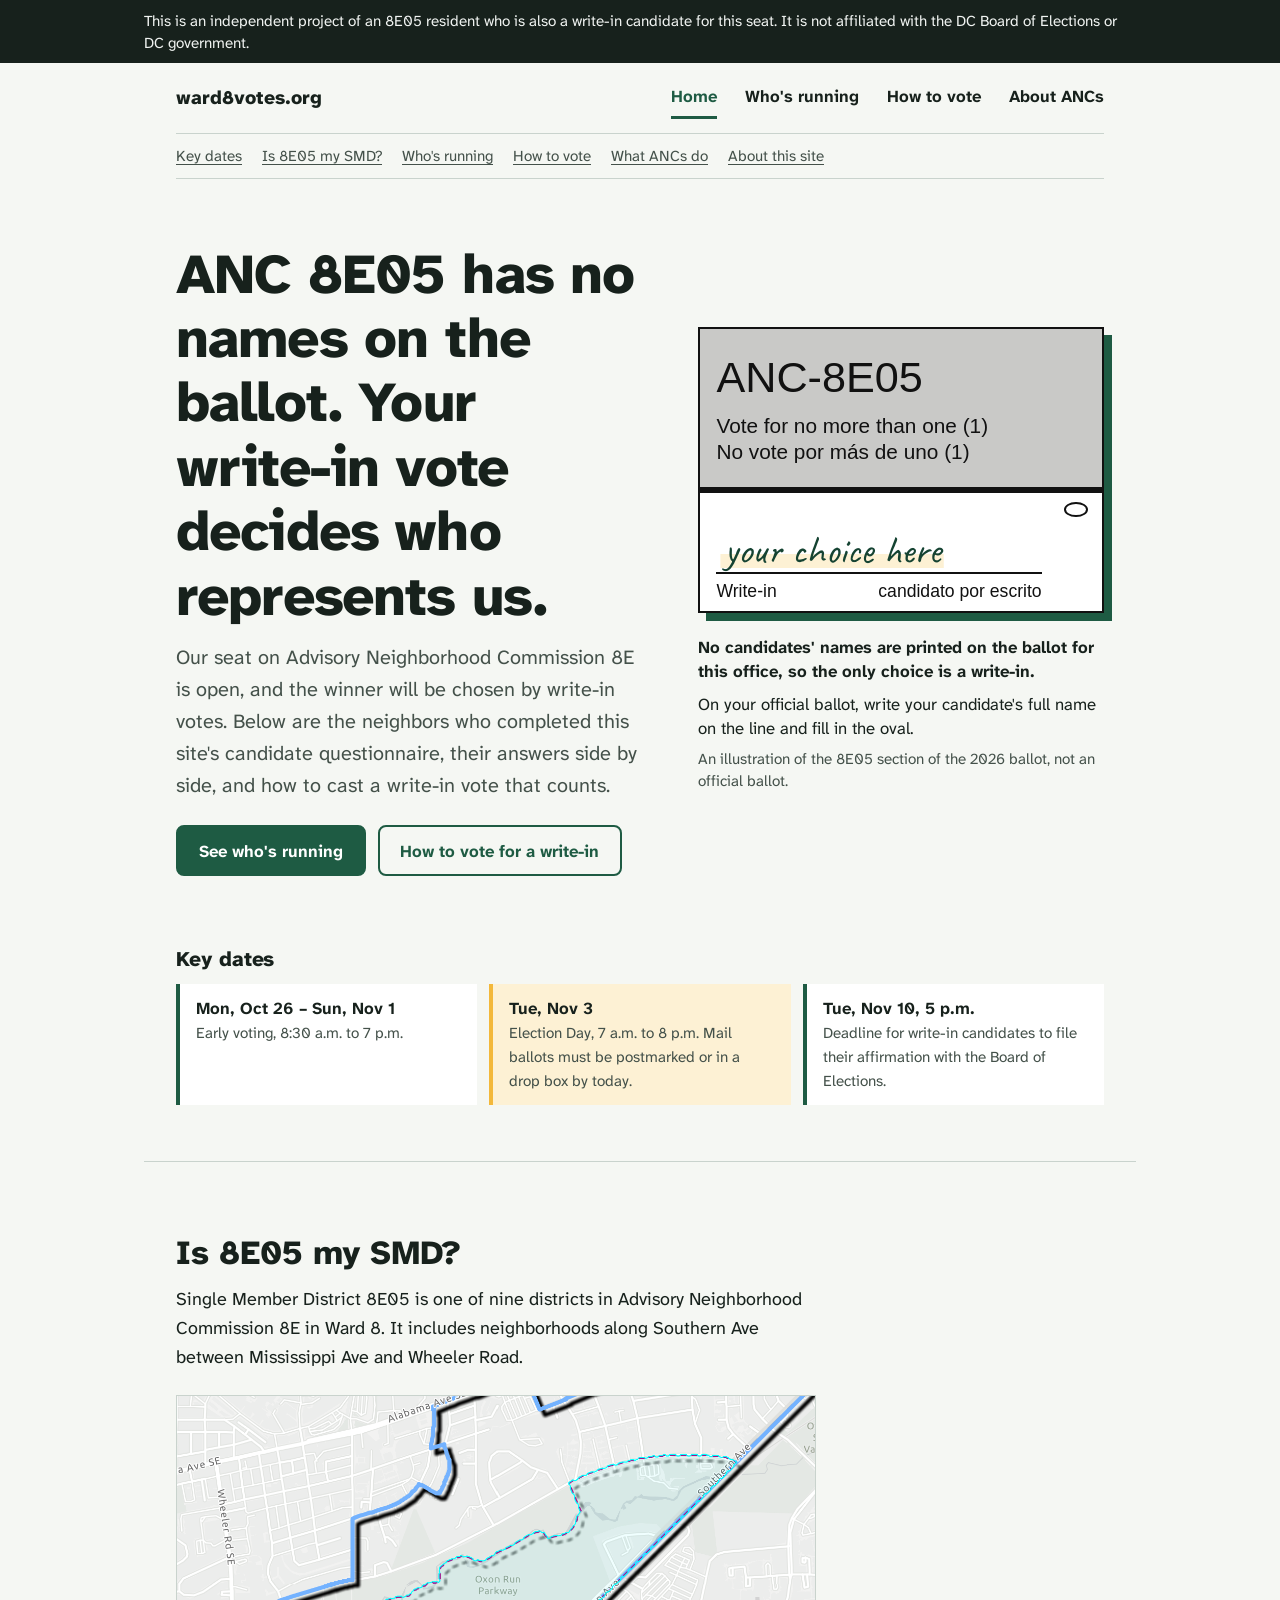
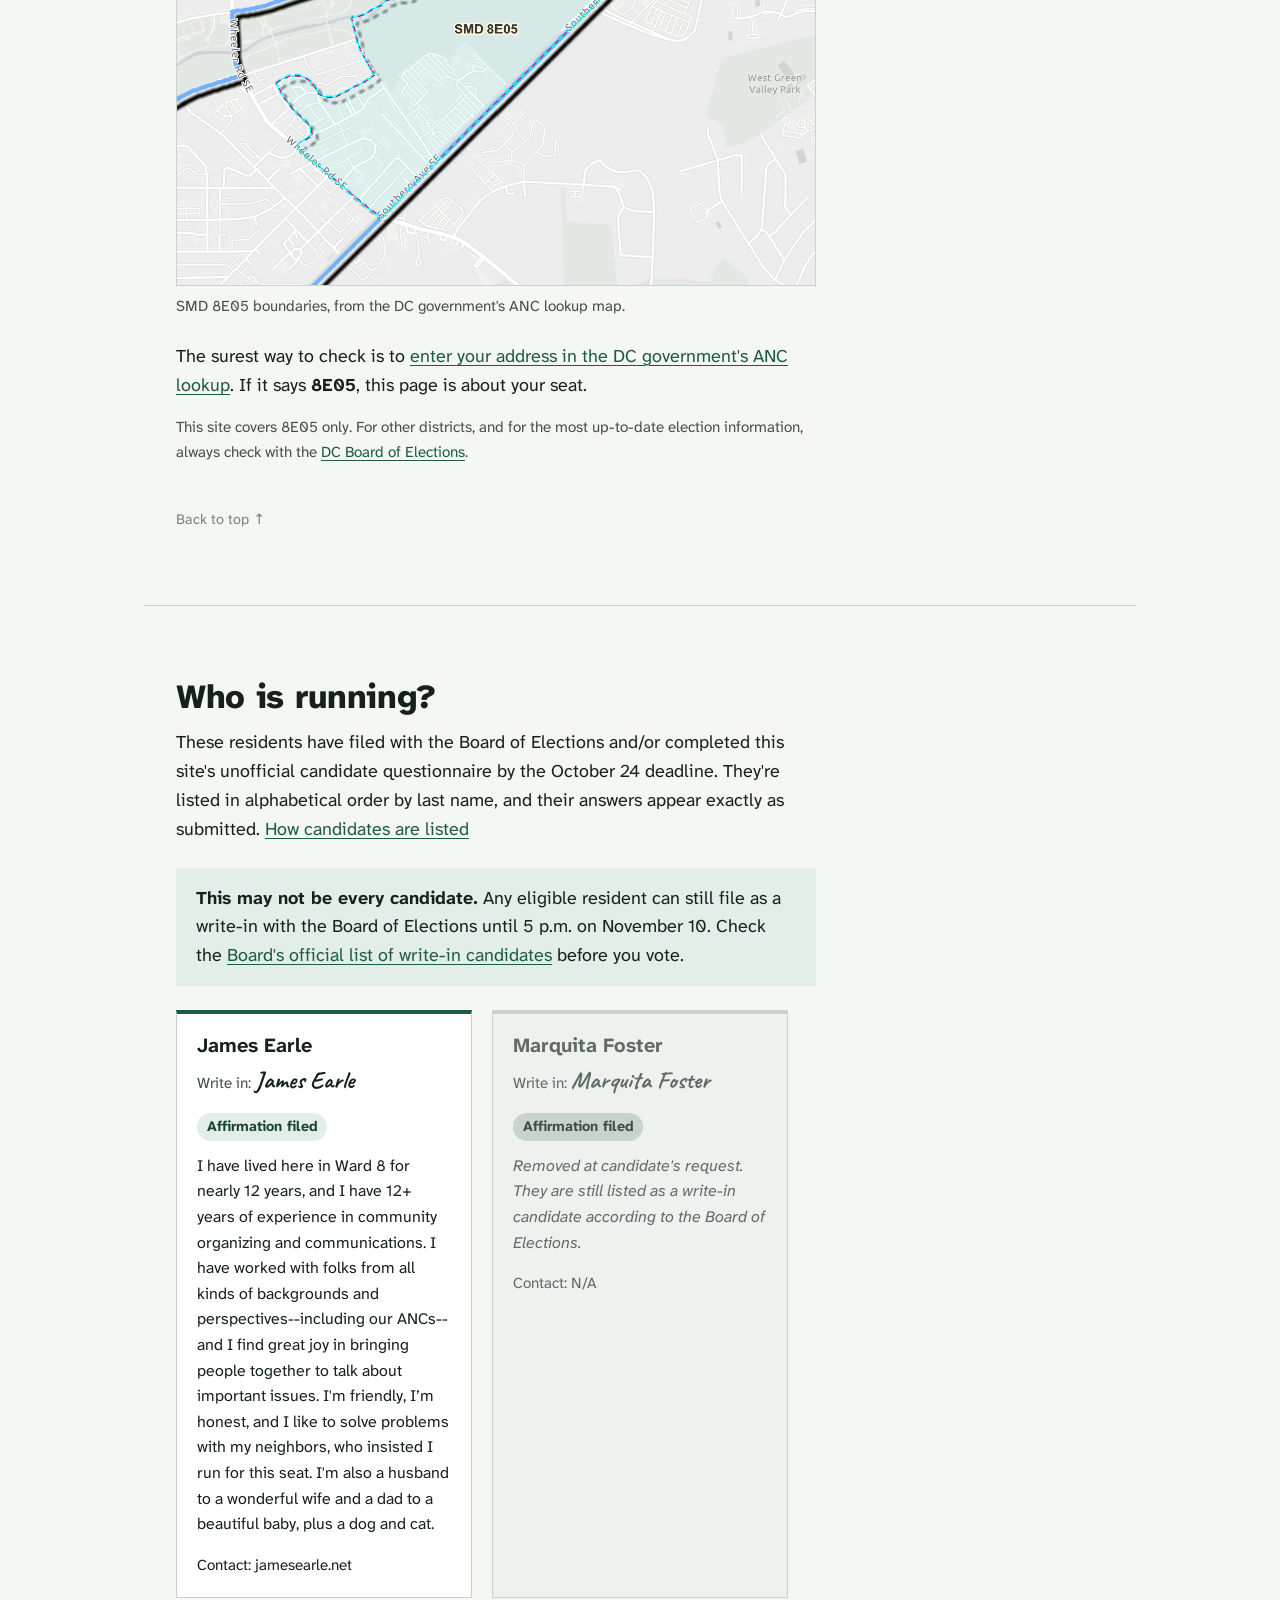
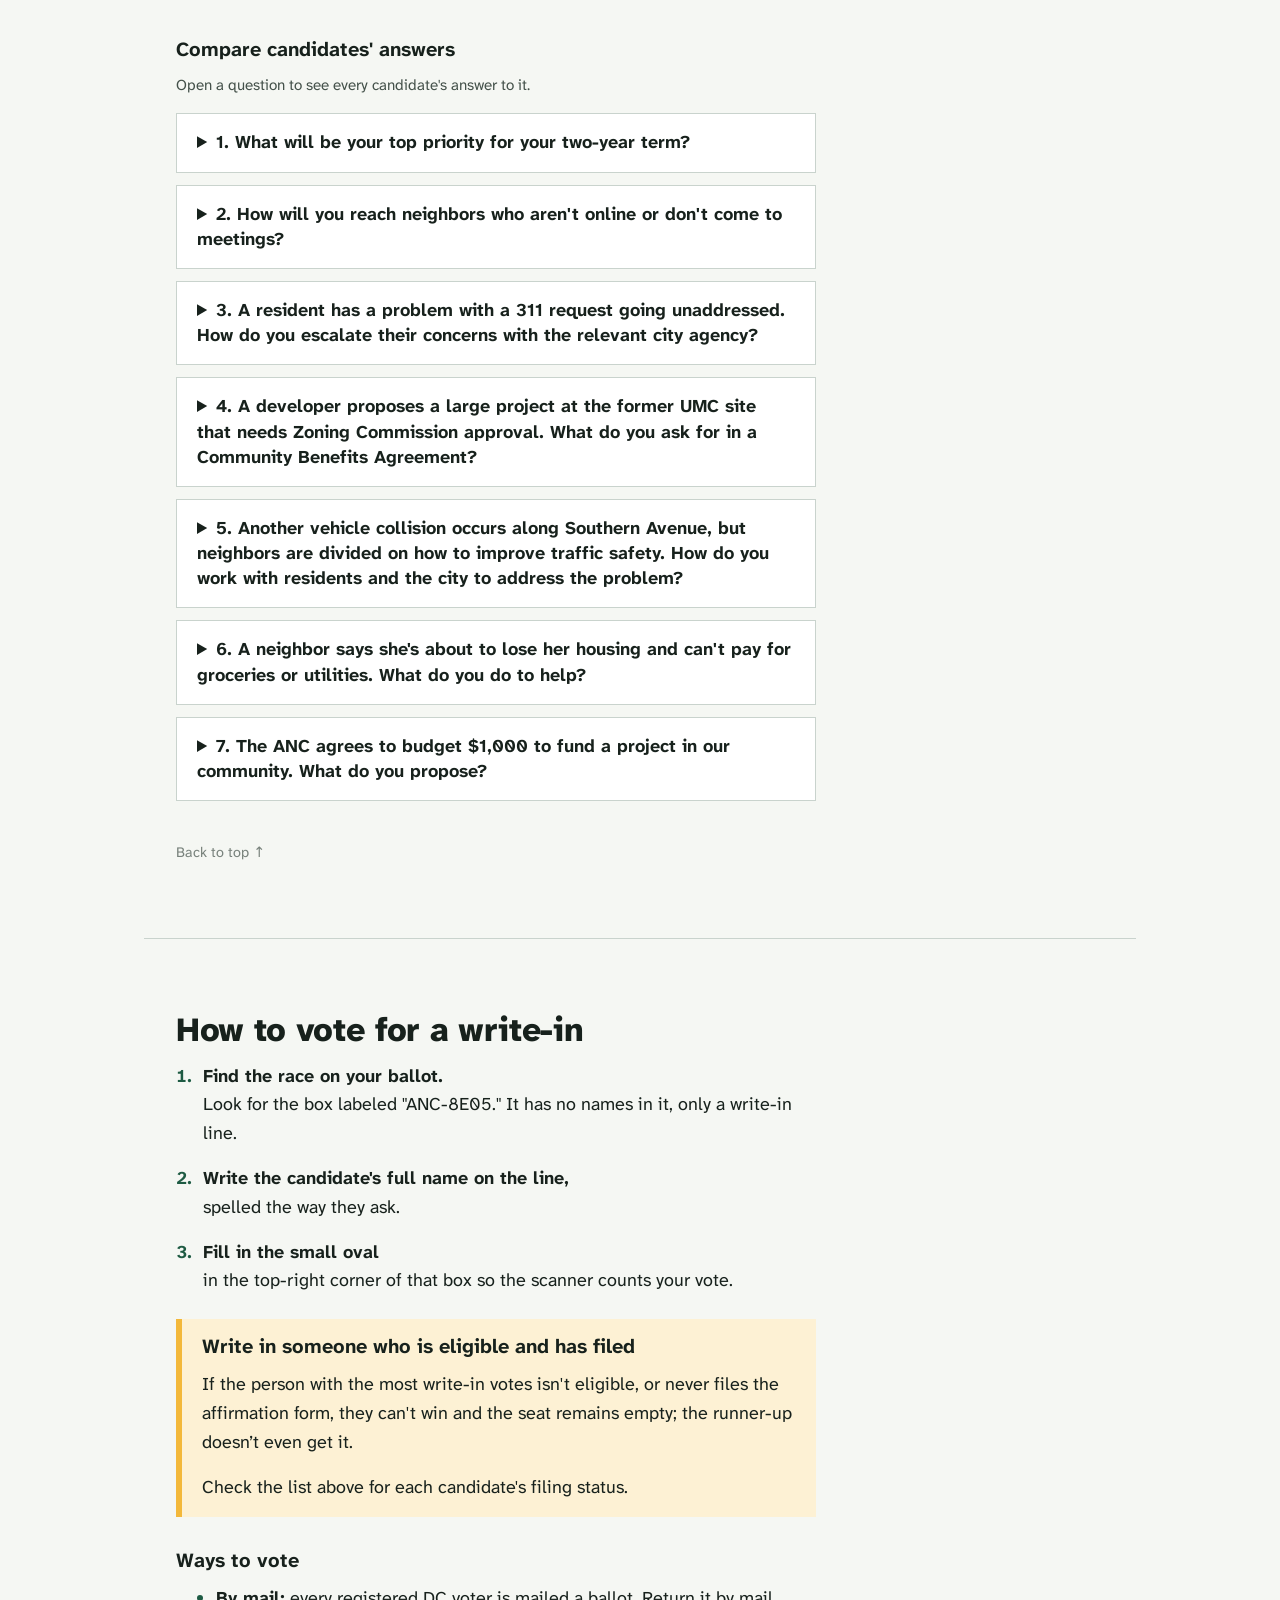
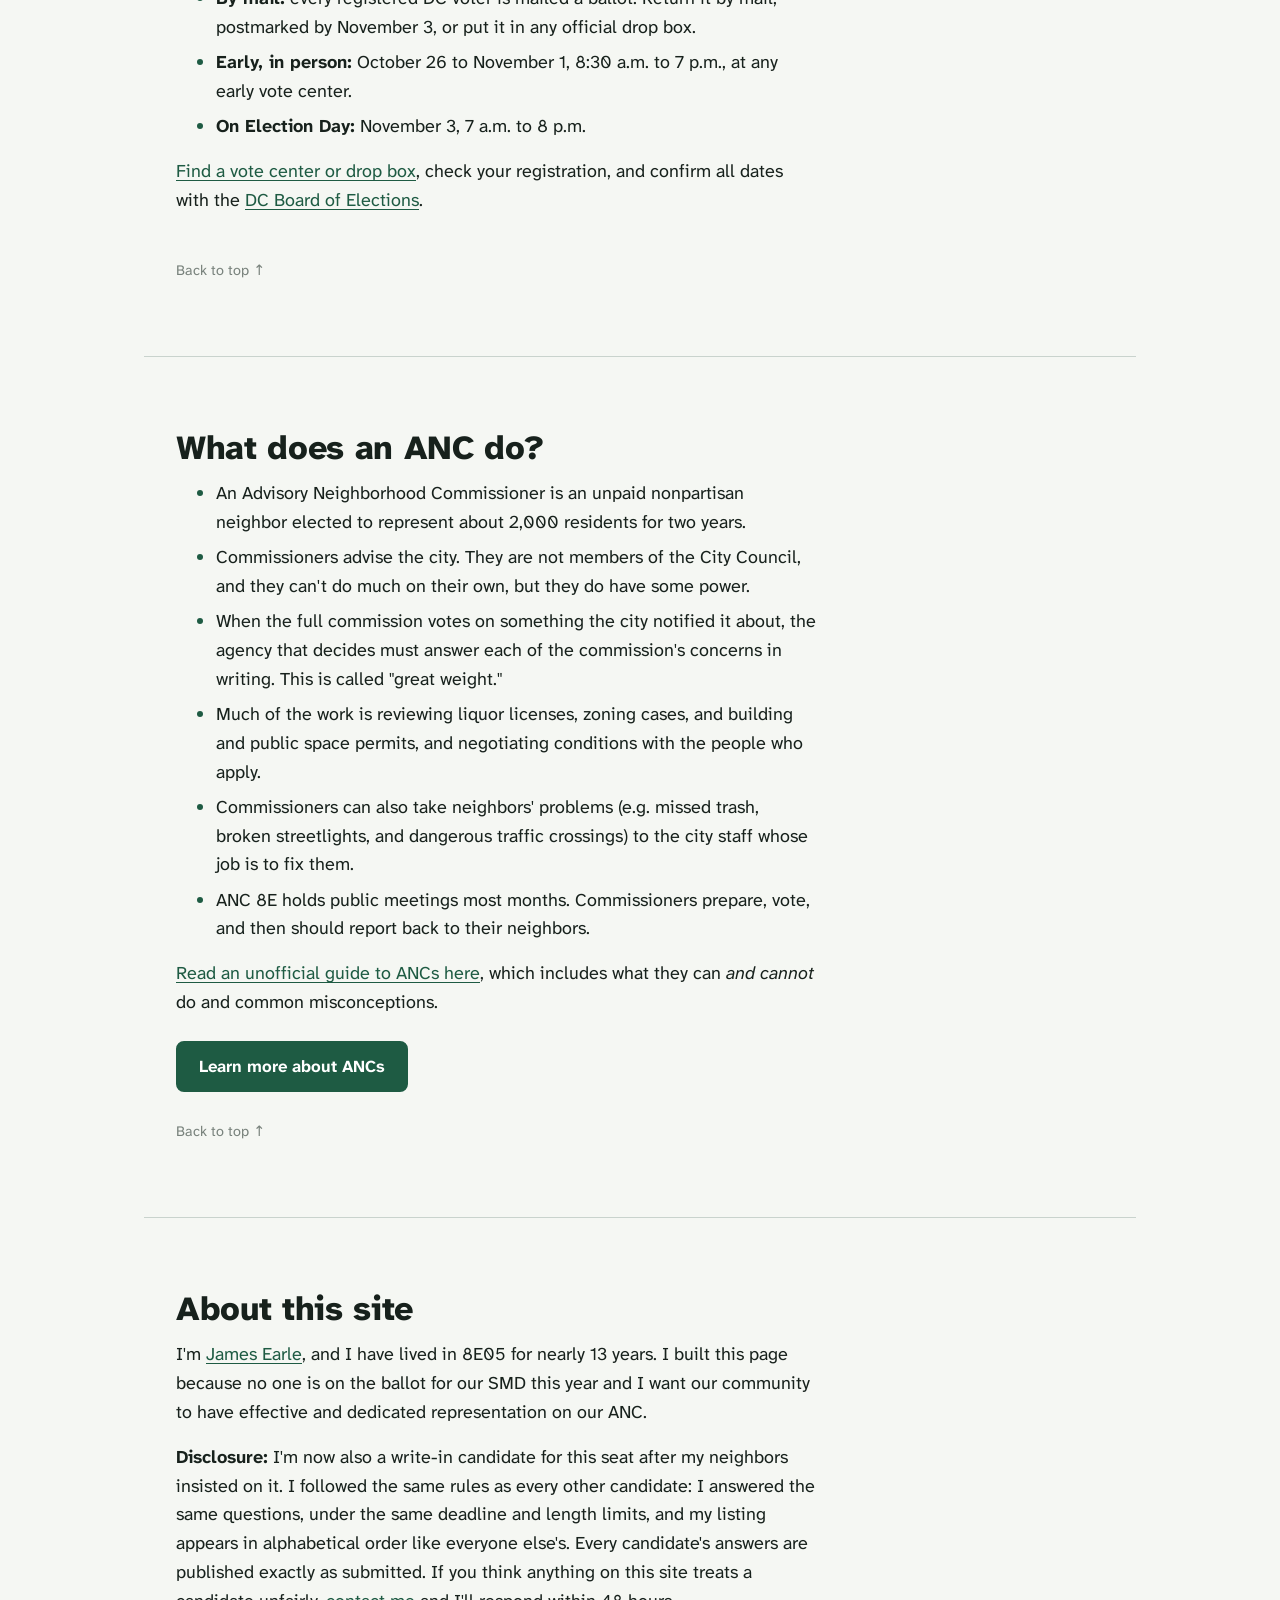
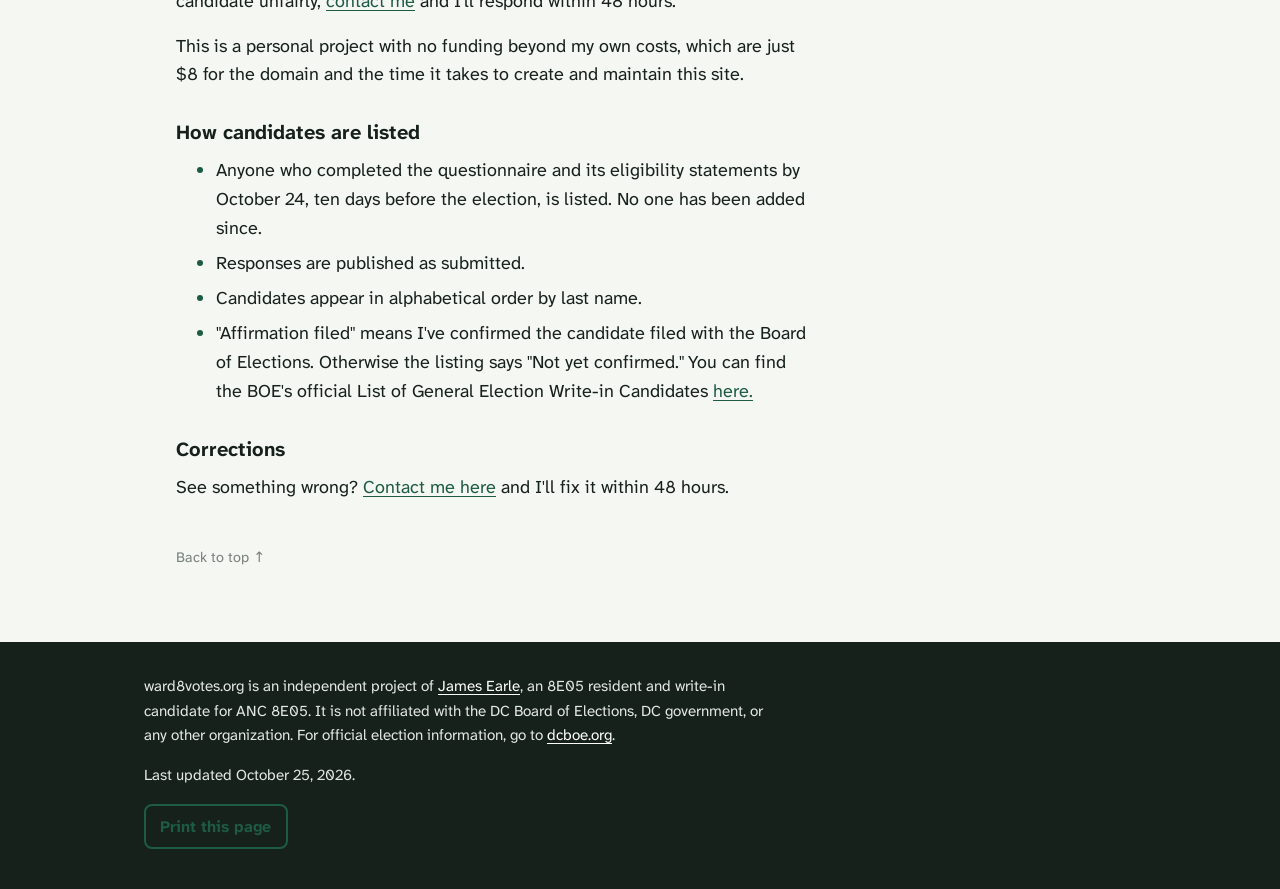
<file: index.html>
<!doctype html>
<html lang="en">
<head>
  <meta charset="utf-8">
  <meta name="viewport" content="width=device-width, initial-scale=1">
  <title>No names on the ballot for ANC 8E05 | ward8votes.org</title>
  <meta name="description" content="No one's name is on the ballot for ANC commissioner in SMD 8E05. See who's running as a write-in, compare their answers, and learn how to vote for them.">
  <meta property="og:title" content="ANC 8E05 has no names on the ballot. Your write-in vote decides who represents us.">
  <meta property="og:description" content="See who's running as a write-in in SMD 8E05, compare their answers, and learn how to vote for them.">
  <meta property="og:type" content="website">
  <meta property="og:url" content="https://ward8votes.org/">
  <link rel="preconnect" href="https://fonts.googleapis.com">
  <link rel="preconnect" href="https://fonts.gstatic.com" crossorigin>
  <link href="https://fonts.googleapis.com/css2?family=Atkinson+Hyperlegible+Next:wght@400;700;800&family=Caveat:wght@600;700&display=swap" rel="stylesheet">
  <script>document.documentElement.classList.add("js");</script>
  <link rel="stylesheet" href="styles.css">
</head>
<body id="top">
  <a class="skip-link" href="#main">Skip to main content</a>

  <div class="disclaimer" role="note">
    <p>This is an independent project of an 8E05 resident who is also a write-in candidate for this seat. It is not affiliated with the DC Board of Elections or DC government.</p>
  </div>

  <header class="site-header">
    <a class="wordmark" href="index.html">ward8votes.org</a>
    <button class="menu-toggle" type="button" aria-expanded="false" aria-controls="site-menu">
      <span class="bars" aria-hidden="true"></span>
      <span>Menu</span>
    </button>
    <nav class="site-nav" id="site-menu" aria-label="Main">
      <ul>
        <li><a href="index.html" aria-current="page">Home</a></li>
        <li><a href="index.html#candidates">Who's running</a></li>
        <li><a href="index.html#vote">How to vote</a></li>
        <li><a href="about-ancs.html">About ANCs</a></li>
      </ul>
    </nav>
  </header>

  <nav class="page-nav" aria-label="On this page">
    <ul>
      <li><a href="#dates">Key dates</a></li>
      <li><a href="#seat">Is 8E05 my SMD?</a></li>
      <li><a href="#candidates">Who's running</a></li>
      <li><a href="#vote">How to vote</a></li>
      <li><a href="#what">What ANCs do</a></li>
      <li><a href="#about">About this site</a></li>
    </ul>
  </nav>

  <main id="main">

    <section class="hero" aria-labelledby="page-title">
      <div>
        <h1 id="page-title">ANC 8E05 has no names on the ballot. Your write-in vote decides who represents us.</h1>
        <p class="lede">Our seat on Advisory Neighborhood Commission 8E is open, and the winner will be chosen by write-in votes. Below are the neighbors who completed this site's candidate questionnaire, their answers side by side, and how to cast a write-in vote that counts.</p>
        <div class="actions">
          <a class="button" href="#candidates">See who's running</a>
          <a class="button secondary" href="#vote">How to vote for a write-in</a>
        </div>
      </div>

      <figure class="ballot-figure">
        <div class="ballot" role="img" aria-label="Illustration of the ANC-8E05 section of the ballot.">
          <div class="ballot-head" aria-hidden="true">
            <p class="ballot-office">ANC-8E05</p>
            <p>Vote for no more than one (1)</p>
            <p lang="es">No vote por más de uno (1)</p>
          </div>
          <div class="ballot-cell" aria-hidden="true">
            <span class="oval"></span>
            <span class="handwriting">your choice here</span>
            <div class="write-line">
              <span>Write-in</span>
              <span lang="es">candidato por escrito</span>
            </div>
          </div>
        </div>
        <figcaption class="ballot-notes">
          <p><strong>No candidates' names are printed on the ballot for this office, so the only choice is a write-in.</strong></p>
          <p>On your official ballot, write your candidate's full name on the line and fill in the oval.</p>
          <p class="small">An illustration of the 8E05 section of the 2026 ballot, not an official ballot.</p>
        </figcaption>
      </figure>
    </section>

    <section class="dates" id="dates" aria-labelledby="dates-title">
      <h2 id="dates-title">Key dates</h2>
      <ol>
        <li><strong>Mon, Oct 26 &ndash; Sun, Nov 1</strong><span>Early voting, 8:30 a.m. to 7 p.m.</span></li>
        <li class="critical"><strong>Tue, Nov 3</strong><span>Election Day, 7 a.m. to 8 p.m. Mail ballots must be postmarked or in a drop box by today.</span></li>
        <li><strong>Tue, Nov 10, 5 p.m.</strong><span>Deadline for write-in candidates to file their affirmation with the Board of Elections.</span></li>
      </ol>
    </section>

    <section class="section" id="seat" aria-labelledby="seat-title">
      <h2 id="seat-title">Is 8E05 my SMD?</h2>
      <p>Single Member District 8E05 is one of nine districts in Advisory Neighborhood Commission 8E in Ward 8. It includes neighborhoods along Southern Ave between Mississippi Ave and Wheeler Road.</p>
      <figure class="map-figure">
        <img src="smd-8e05-map.png" width="1252" height="958" loading="lazy"
             alt="Map of Single Member District 8E05, shaded to highlight its boundaries.">
        <figcaption>SMD 8E05 boundaries, from the DC government's ANC lookup map.</figcaption>
      </figure>
	  <p>The surest way to check is to <a href="https://dcgis.maps.arcgis.com/apps/instant/lookup/index.html?appid=12bb36e8b77a4a8780125e77e990b146">enter your address in the DC government's ANC lookup</a>. If it says <strong>8E05</strong>, this page is about your seat.</p>
      <p class="small">This site covers 8E05 only. For other districts, and for the most up-to-date election information, always check with the <a href="https://www.dcboe.org/">DC Board of Elections</a>.</p>
      <a class="to-top" href="#top">Back to top <span aria-hidden="true">&uarr;</span></a>
    </section>

    <section class="section" id="candidates" aria-labelledby="candidates-title">
      <h2 id="candidates-title">Who is running?</h2>
      <p>These residents have filed with the Board of Elections and/or completed this site's unofficial candidate questionnaire by the October 24 deadline. They're listed in alphabetical order by last name, and their answers appear exactly as submitted. <a href="#rules">How candidates are listed</a></p>
      <div class="note">
        <p><strong>This may not be every candidate.</strong> Any eligible resident can still file as a write-in with the Board of Elections until 5 p.m. on November 10. Check the <a href="https://www.dcboe.org/elections/2026-elections">Board's official list of write-in candidates</a> before you vote.</p>
      </div>

      <div class="wide">
        <div id="candidate-list" aria-live="polite">
          <div class="empty-state">
            <p><strong>No candidates completed the questionnaire by the October 24 deadline.</strong></p>
          </div>
        </div>
      </div>

      <div id="compare-wrap" hidden>
        <h3>Compare candidates' answers</h3>
        <p class="small">Open a question to see every candidate's answer to it.</p>
        <div id="compare" class="compare"></div>
      </div>
      <noscript><p class="small">Turn on JavaScript to see the candidate list, or ask for a printed copy.</p></noscript>
      <a class="to-top" href="#top">Back to top <span aria-hidden="true">&uarr;</span></a>
    </section>

    <section class="section" id="vote" aria-labelledby="vote-title">
      <h2 id="vote-title">How to vote for a write-in</h2>
      <ol class="steps">
        <li><strong>Find the race on your ballot.</strong> Look for the box labeled "ANC-8E05." It has no names in it, only a write-in line.</li>
        <li><strong>Write the candidate's full name on the line,</strong> spelled the way they ask.</li>
        <li><strong>Fill in the small oval</strong> in the top-right corner of that box so the scanner counts your vote.</li>
      </ol>

      <div class="callout">
        <h3>Write in someone who is eligible and has filed</h3>
        <p>If the person with the most write-in votes isn't eligible, or never files the affirmation form, they can't win and the seat remains empty; the runner-up doesn’t even get it.</p>
        <p>Check the list above for each candidate's filing status.</p>
      </div>

      <h3>Ways to vote</h3>
      <ul>
        <li><strong>By mail:</strong> every registered DC voter is mailed a ballot. Return it by mail, postmarked by November 3, or put it in any official drop box.</li>
        <li><strong>Early, in person:</strong> October 26 to November 1, 8:30 a.m. to 7 p.m., at any early vote center.</li>
        <li><strong>On Election Day:</strong> November 3, 7 a.m. to 8 p.m.</li>
      </ul>
      <p><a href="https://dcboe.org/voters/find-out-where-to-vote/vote-center-locator-tool">Find a vote center or drop box</a>, check your registration, and confirm all dates with the <a href="https://www.dcboe.org/">DC Board of Elections</a>.</p>
      <a class="to-top" href="#top">Back to top <span aria-hidden="true">&uarr;</span></a>
    </section>

    <section class="section" id="what" aria-labelledby="what-title">
      <h2 id="what-title">What does an ANC do?</h2>
      <ul>
        <li>An Advisory Neighborhood Commissioner is an unpaid nonpartisan neighbor elected to represent about 2,000 residents for two years.</li>
        <li>Commissioners advise the city. They are not members of the City Council, and they can't do much on their own, but they do have some power.</li>
        <li>When the full commission votes on something the city notified it about, the agency that decides must answer each of the commission's concerns in writing. This is called "great weight."</li>
        <li>Much of the work is reviewing liquor licenses, zoning cases, and building and public space permits, and negotiating conditions with the people who apply.</li>
        <li>Commissioners can also take neighbors' problems (e.g. missed trash, broken streetlights, and dangerous traffic crossings) to the city staff whose job is to fix them.</li>
        <li>ANC 8E holds public meetings most months. Commissioners prepare, vote, and then should report back to their neighbors.</li>
      </ul>
      <p><a href="about-ancs.html">Read an unofficial guide to ANCs here</a>, which includes what they can <em>and cannot</em> do and common misconceptions.</p>
	  <div class="actions">
        <a class="button" href="about-ancs.html">Learn more about ANCs</a>
      </div>
      <a class="to-top" href="#top">Back to top <span aria-hidden="true">&uarr;</span></a>
    </section>

    <section class="section" id="about" aria-labelledby="about-title">
      <h2 id="about-title">About this site</h2>
      <p>I'm <a href="https://www.jamesearle.net/cv">James Earle</a>, and I have lived in 8E05 for nearly 13 years. I built this page because no one is on the ballot for our SMD this year and I want our community to have effective and dedicated representation on our ANC.</p>
      <p><strong>Disclosure:</strong> I'm now also a write-in candidate for this seat after my neighbors insisted on it. I followed the same rules as every other candidate: I answered the same questions, under the same deadline and length limits, and my listing appears in alphabetical order like everyone else's. Every candidate's answers are published exactly as submitted. If you think anything on this site treats a candidate unfairly, <a href="https://www.jamesearle.net/contact">contact me</a> and I'll respond within 48 hours.</p>
	  <p>This is a personal project with no funding beyond my own costs, which are just $8 for the domain and the time it takes to create and maintain this site.</p>

      <h3 id="rules">How candidates are listed</h3>
      <ul>
        <li>Anyone who completed the questionnaire and its eligibility statements by October 24, ten days before the election, is listed. No one has been added since.</li>
        <li>Responses are published as submitted.</li>
        <li>Candidates appear in alphabetical order by last name.</li>
        <li>"Affirmation filed" means I've confirmed the candidate filed with the Board of Elections. Otherwise the listing says "Not yet confirmed." You can find the BOE's official List of General Election Write-in Candidates <a href="https://www.dcboe.org/elections/2026-elections">here.</a></li>
      </ul>

      <h3>Corrections</h3>
      <p>See something wrong? <a href="https://www.jamesearle.net/contact">Contact me here</a> and I'll fix it within 48 hours.</p>
      <a class="to-top" href="#top">Back to top <span aria-hidden="true">&uarr;</span></a>
    </section>

  </main>

  <footer class="site-footer">
    <div>
      <p>ward8votes.org is an independent project of <a href="https://www.jamesearle.net/cv">James Earle</a>, an 8E05 resident and write-in candidate for ANC 8E05. It is not affiliated with the DC Board of Elections, DC government, or any other organization. For official election information, go to <a href="https://www.dcboe.org/">dcboe.org</a>.</p>
      <!-- REMINDER: Update this date each time you change the page! -->
      <p>Last updated October 25, 2026.</p>
      <button class="print-button" type="button" onclick="window.print()">Print this page</button>
    </div>
  </footer>

  <script src="candidates.js"></script>
  <script src="site.js"></script>
  <script src="nav.js"></script>
</body>
</html>
</file>
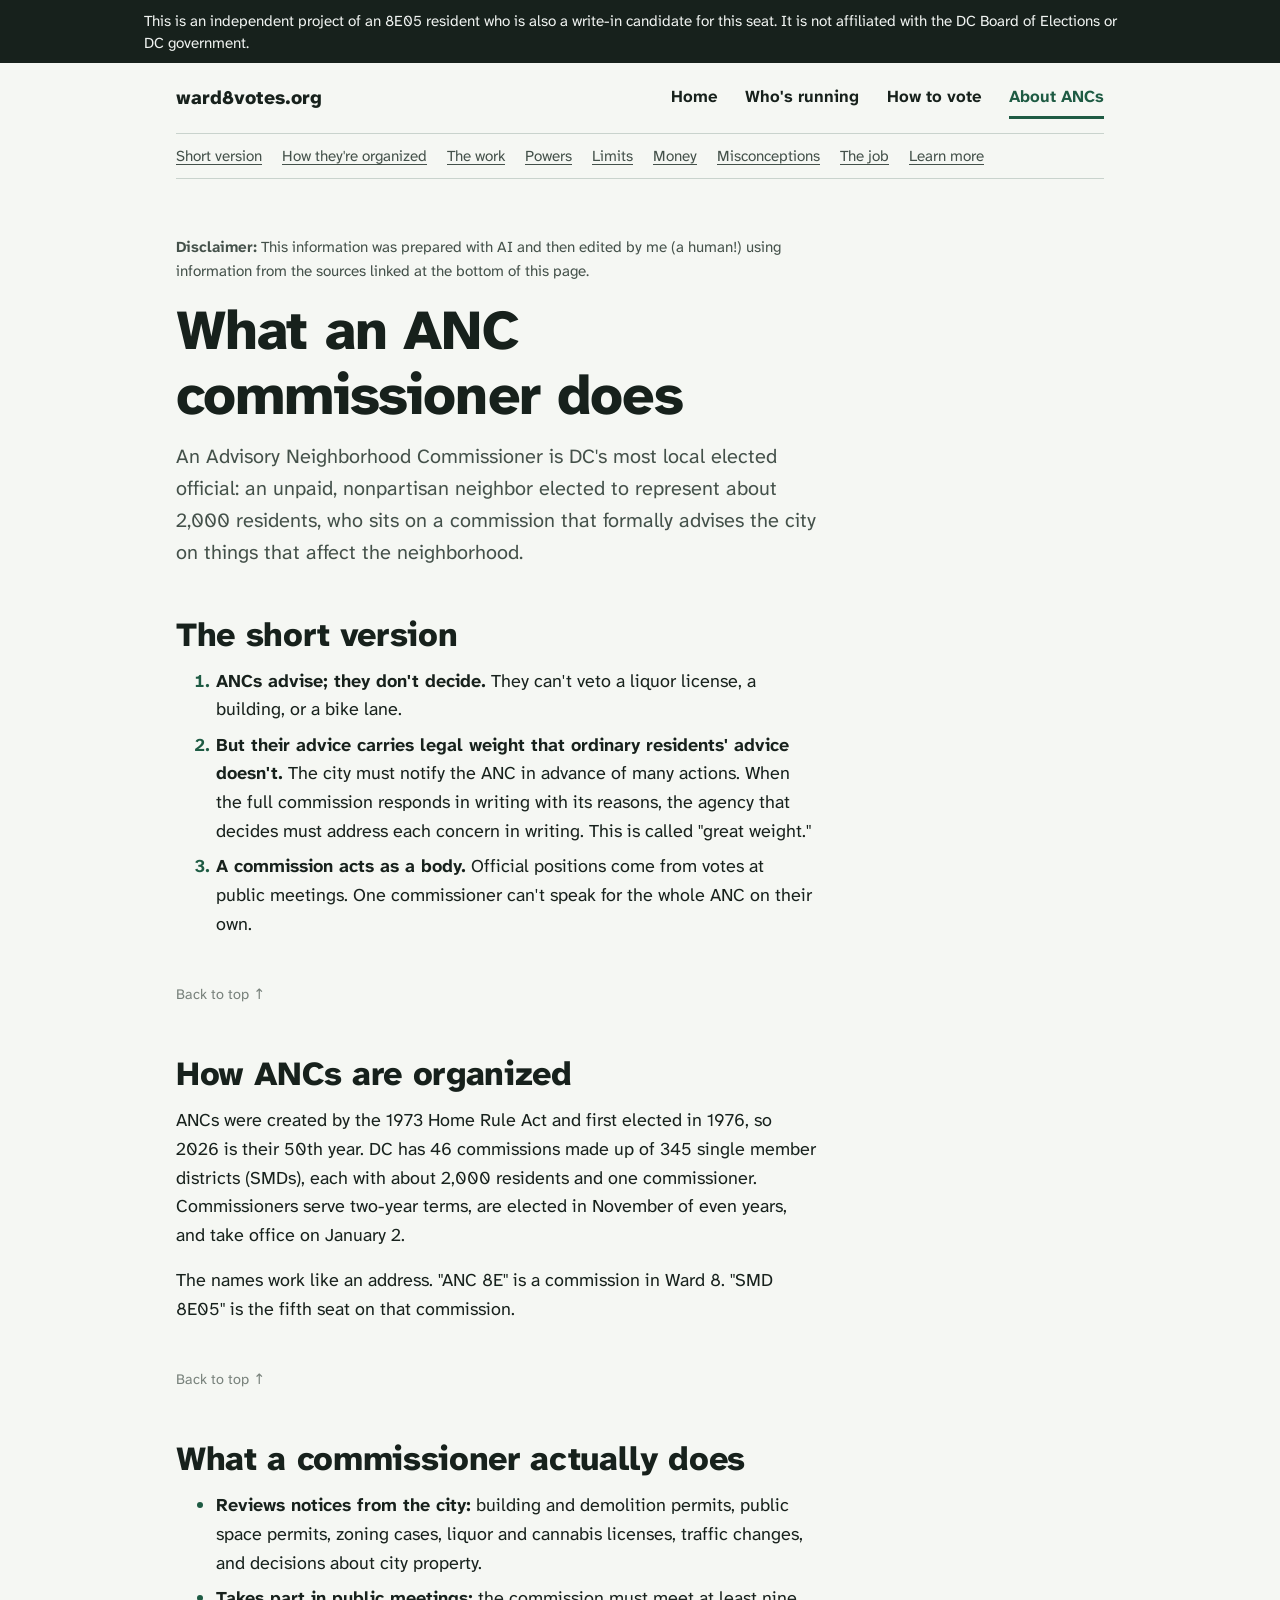
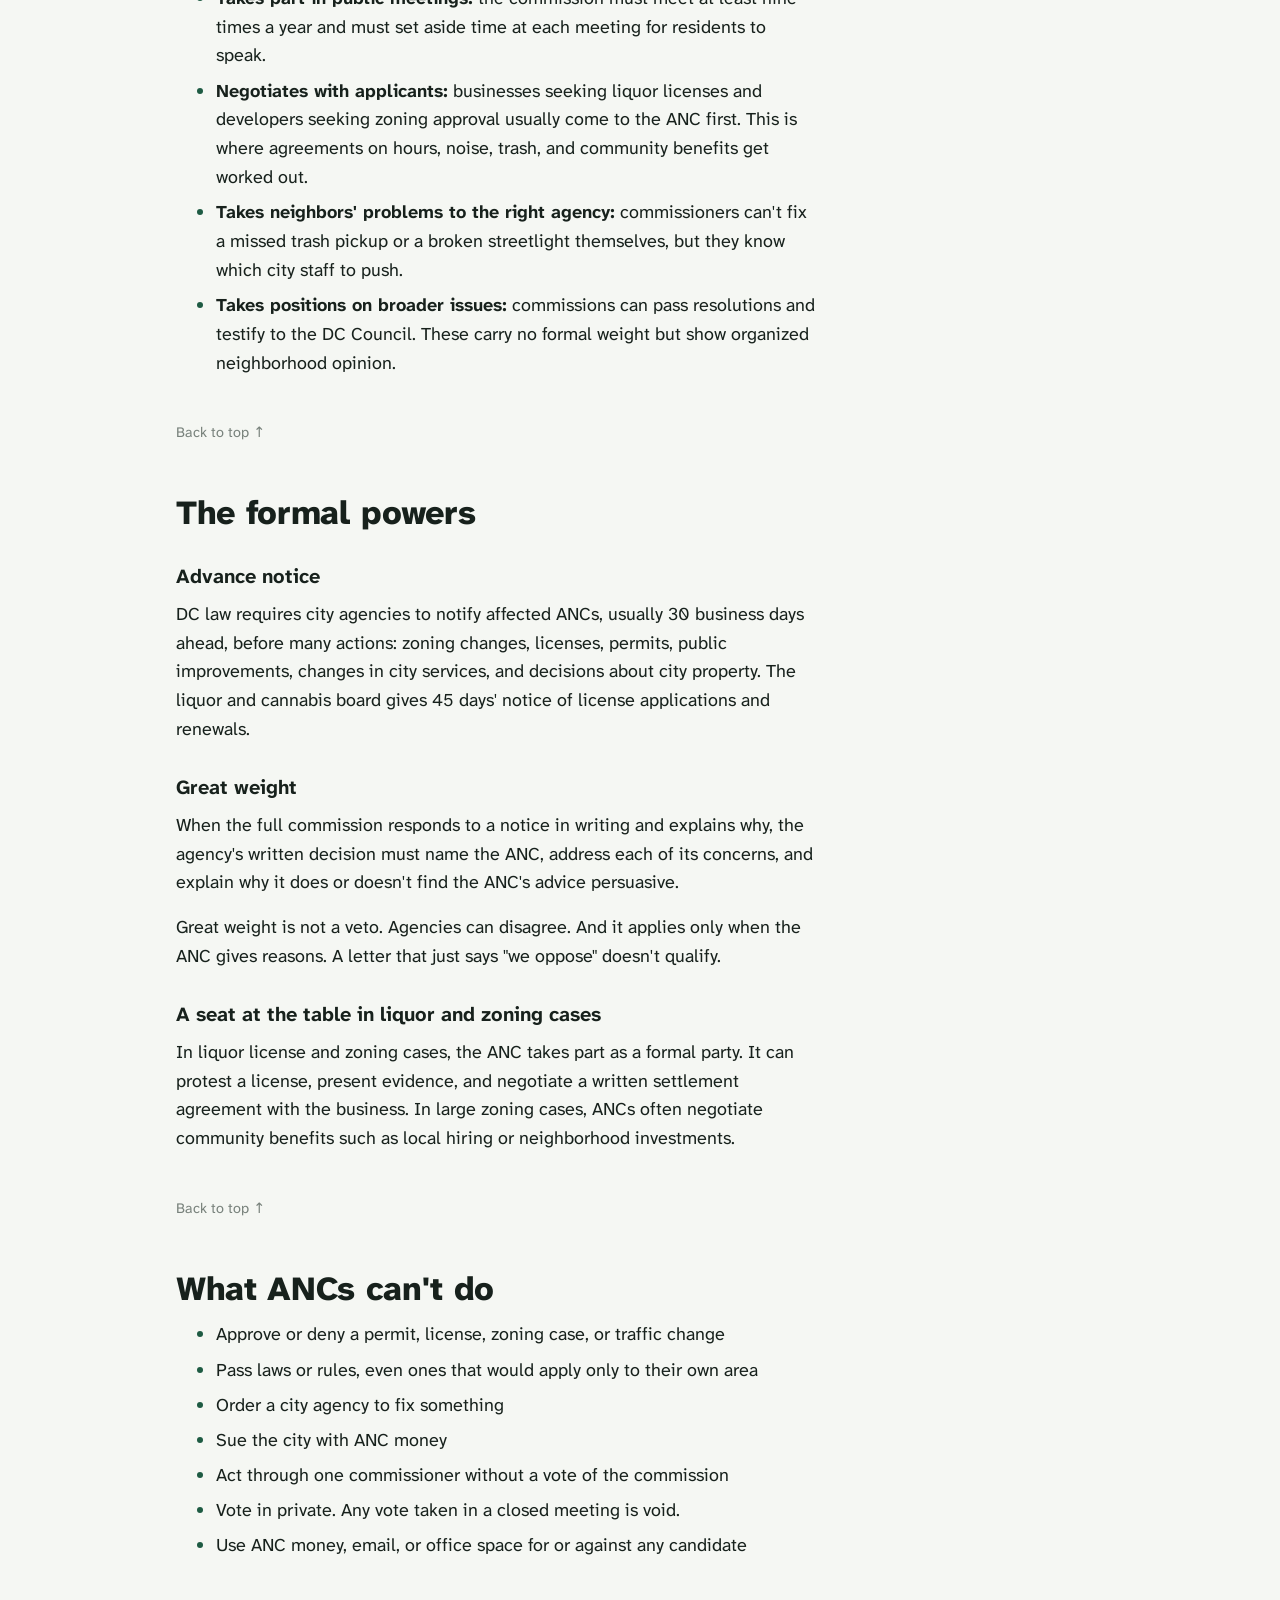
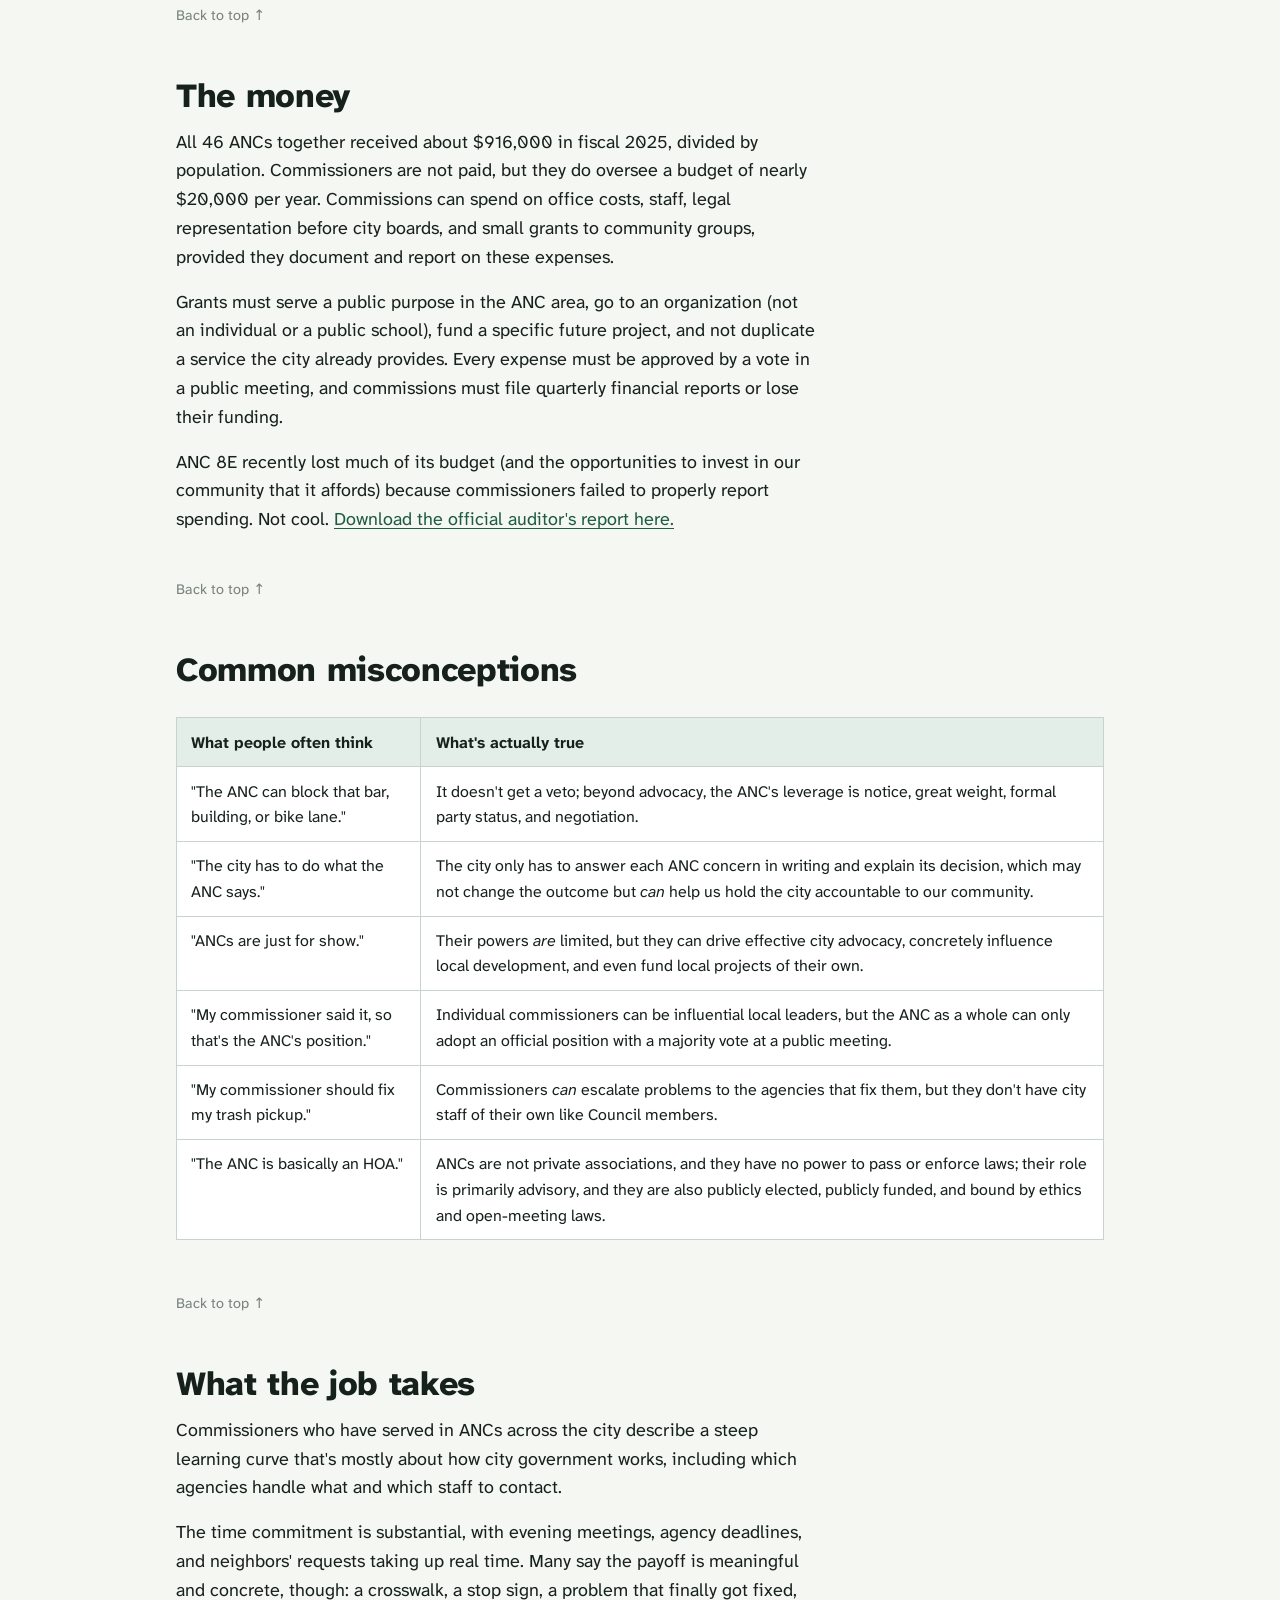
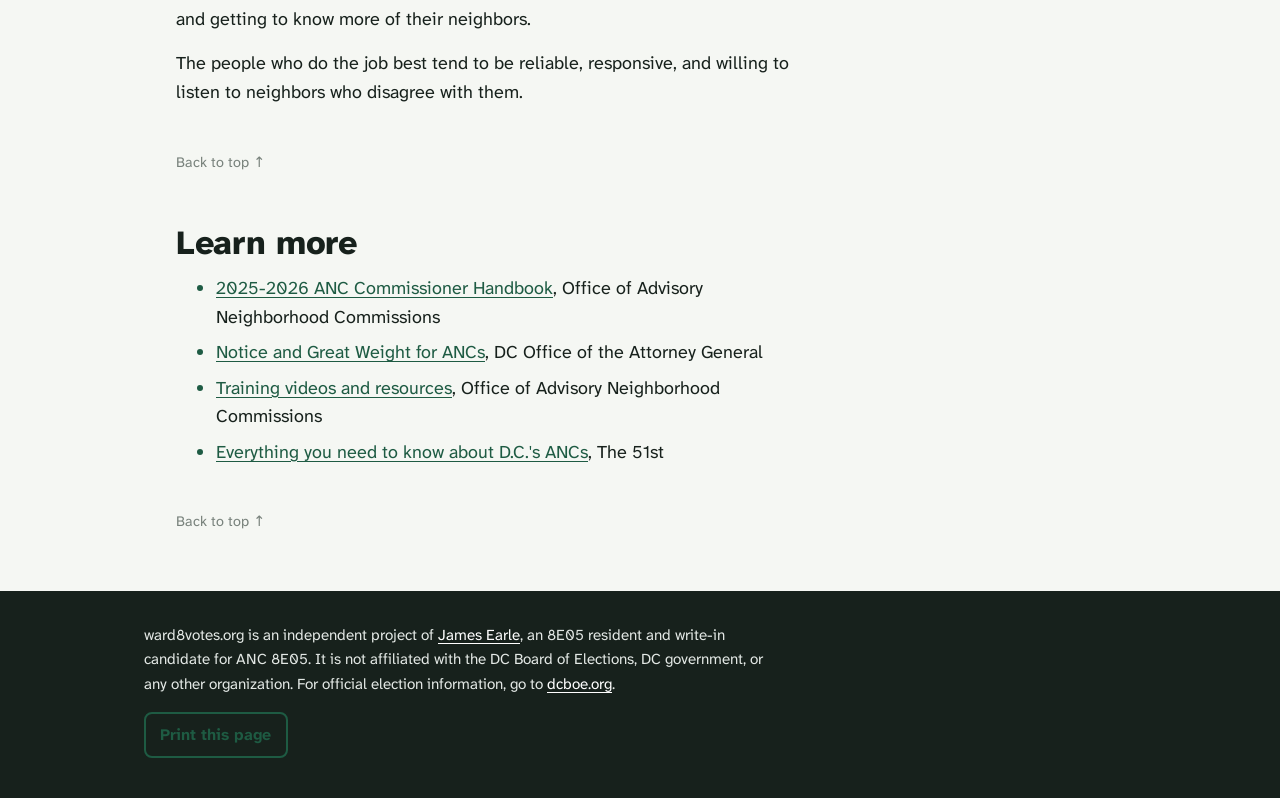
<file: about-ancs.html>
<!doctype html>
<html lang="en">
<head>
  <meta charset="utf-8">
  <meta name="viewport" content="width=device-width, initial-scale=1">
  <title>What an ANC commissioner does | ward8votes.org</title>
  <meta name="description" content="A plain-language guide to DC's Advisory Neighborhood Commissions: what commissioners do, what they can't do, and common misconceptions.">
  <link rel="preconnect" href="https://fonts.googleapis.com">
  <link rel="preconnect" href="https://fonts.gstatic.com" crossorigin>
  <link href="https://fonts.googleapis.com/css2?family=Atkinson+Hyperlegible+Next:wght@400;700;800&display=swap" rel="stylesheet">
  <script>document.documentElement.classList.add("js");</script>
  <link rel="stylesheet" href="styles.css">
</head>
<body id="top">
  <a class="skip-link" href="#main">Skip to main content</a>

  <div class="disclaimer" role="note">
    <p>This is an independent project of an 8E05 resident who is also a write-in candidate for this seat. It is not affiliated with the DC Board of Elections or DC government.</p>
  </div>

  <header class="site-header">
    <a class="wordmark" href="index.html">ward8votes.org</a>
    <button class="menu-toggle" type="button" aria-expanded="false" aria-controls="site-menu">
      <span class="bars" aria-hidden="true"></span>
      <span>Menu</span>
    </button>
    <nav class="site-nav" id="site-menu" aria-label="Main">
      <ul>
        <li><a href="index.html">Home</a></li>
        <li><a href="index.html#candidates">Who's running</a></li>
        <li><a href="index.html#vote">How to vote</a></li>
        <li><a href="about-ancs.html" aria-current="page">About ANCs</a></li>
      </ul>
    </nav>
  </header>

  <nav class="page-nav" aria-label="On this page">
    <ul>
      <li><a href="#short">Short version</a></li>
      <li><a href="#organized">How they're organized</a></li>
      <li><a href="#work">The work</a></li>
      <li><a href="#powers">Powers</a></li>
      <li><a href="#limits">Limits</a></li>
      <li><a href="#money">Money</a></li>
      <li><a href="#misconceptions">Misconceptions</a></li>
      <li><a href="#job">The job</a></li>
      <li><a href="#learn">Learn more</a></li>
    </ul>
  </nav>

  <main id="main" class="article">
    <p class="small"><strong>Disclaimer:</strong> This information was prepared with AI and then edited by me (a human!) using information from the sources linked at the bottom of this page.</p>
    <h1>What an ANC commissioner does</h1>
    <p class="lede">An Advisory Neighborhood Commissioner is DC's most local elected official: an unpaid, nonpartisan neighbor elected to represent about 2,000 residents, who sits on a commission that formally advises the city on things that affect the neighborhood.</p>

    <section id="short" aria-labelledby="short-title">
      <h2 id="short-title">The short version</h2>
      <ol>
        <li><strong>ANCs advise; they don't decide.</strong> They can't veto a liquor license, a building, or a bike lane.</li>
        <li><strong>But their advice carries legal weight that ordinary residents' advice doesn't.</strong> The city must notify the ANC in advance of many actions. When the full commission responds in writing with its reasons, the agency that decides must address each concern in writing. This is called "great weight."</li>
        <li><strong>A commission acts as a body.</strong> Official positions come from votes at public meetings. One commissioner can't speak for the whole ANC on their own.</li>
      </ol>
      <a class="to-top" href="#top">Back to top <span aria-hidden="true">&uarr;</span></a>
    </section>

    <section id="organized" aria-labelledby="organized-title">
      <h2 id="organized-title">How ANCs are organized</h2>
      <p>ANCs were created by the 1973 Home Rule Act and first elected in 1976, so 2026 is their 50th year. DC has 46 commissions made up of 345 single member districts (SMDs), each with about 2,000 residents and one commissioner. Commissioners serve two-year terms, are elected in November of even years, and take office on January 2.</p>
      <p>The names work like an address. "ANC 8E" is a commission in Ward 8. "SMD 8E05" is the fifth seat on that commission.</p>
      <a class="to-top" href="#top">Back to top <span aria-hidden="true">&uarr;</span></a>
    </section>

    <section id="work" aria-labelledby="work-title">
      <h2 id="work-title">What a commissioner actually does</h2>
      <ul>
        <li><strong>Reviews notices from the city:</strong> building and demolition permits, public space permits, zoning cases, liquor and cannabis licenses, traffic changes, and decisions about city property.</li>
        <li><strong>Takes part in public meetings:</strong> the commission must meet at least nine times a year and must set aside time at each meeting for residents to speak.</li>
        <li><strong>Negotiates with applicants:</strong> businesses seeking liquor licenses and developers seeking zoning approval usually come to the ANC first. This is where agreements on hours, noise, trash, and community benefits get worked out.</li>
        <li><strong>Takes neighbors' problems to the right agency:</strong> commissioners can't fix a missed trash pickup or a broken streetlight themselves, but they know which city staff to push.</li>
        <li><strong>Takes positions on broader issues:</strong> commissions can pass resolutions and testify to the DC Council. These carry no formal weight but show organized neighborhood opinion.</li>
      </ul>
      <a class="to-top" href="#top">Back to top <span aria-hidden="true">&uarr;</span></a>
    </section>

    <section id="powers" aria-labelledby="powers-title">
      <h2 id="powers-title">The formal powers</h2>
      <h3>Advance notice</h3>
      <p>DC law requires city agencies to notify affected ANCs, usually 30 business days ahead, before many actions: zoning changes, licenses, permits, public improvements, changes in city services, and decisions about city property. The liquor and cannabis board gives 45 days' notice of license applications and renewals.</p>

      <h3>Great weight</h3>
      <p>When the full commission responds to a notice in writing and explains why, the agency's written decision must name the ANC, address each of its concerns, and explain why it does or doesn't find the ANC's advice persuasive.</p>
      <p>Great weight is not a veto. Agencies can disagree. And it applies only when the ANC gives reasons. A letter that just says "we oppose" doesn't qualify.</p>

      <h3>A seat at the table in liquor and zoning cases</h3>
      <p>In liquor license and zoning cases, the ANC takes part as a formal party. It can protest a license, present evidence, and negotiate a written settlement agreement with the business. In large zoning cases, ANCs often negotiate community benefits such as local hiring or neighborhood investments.</p>
      <a class="to-top" href="#top">Back to top <span aria-hidden="true">&uarr;</span></a>
    </section>

    <section id="limits" aria-labelledby="limits-title">
      <h2 id="limits-title">What ANCs can't do</h2>
      <ul>
        <li>Approve or deny a permit, license, zoning case, or traffic change</li>
        <li>Pass laws or rules, even ones that would apply only to their own area</li>
        <li>Order a city agency to fix something</li>
        <li>Sue the city with ANC money</li>
        <li>Act through one commissioner without a vote of the commission</li>
        <li>Vote in private. Any vote taken in a closed meeting is void.</li>
        <li>Use ANC money, email, or office space for or against any candidate</li>
      </ul>
      <a class="to-top" href="#top">Back to top <span aria-hidden="true">&uarr;</span></a>
    </section>

    <section id="money" aria-labelledby="money-title">
      <h2 id="money-title">The money</h2>
      <p>All 46 ANCs together received about $916,000 in fiscal 2025, divided by population. Commissioners are not paid, but they do oversee a budget of nearly $20,000 per year. Commissions can spend on office costs, staff, legal representation before city boards, and small grants to community groups, provided they document and report on these expenses.</p>
      <p>Grants must serve a public purpose in the ANC area, go to an organization (not an individual or a public school), fund a specific future project, and not duplicate a service the city already provides. Every expense must be approved by a vote in a public meeting, and commissions must file quarterly financial reports or lose their funding.</p>
  	  <p>ANC 8E recently lost much of its budget (and the opportunities to invest in our community that it affords) because commissioners failed to properly report spending. Not cool. <a href="https://dcauditor.org/wp-content/uploads/2025/04/ANC8E.Report.4.25.25.Web2_.pdf">Download the official auditor's report here.</a></p>
      <a class="to-top" href="#top">Back to top <span aria-hidden="true">&uarr;</span></a>
    </section>

    <section id="misconceptions" aria-labelledby="misconceptions-title">
      <h2 id="misconceptions-title">Common misconceptions</h2>
      <div class="table-wrap">
        <table>
          <thead>
            <tr><th scope="col">What people often think</th><th scope="col">What's actually true</th></tr>
          </thead>
          <tbody>
            <tr><td>"The ANC can block that bar, building, or bike lane."</td><td>It doesn't get a veto; beyond advocacy, the ANC's leverage is notice, great weight, formal party status, and negotiation.</td></tr>
            <tr><td>"The city has to do what the ANC says."</td><td>The city only has to answer each ANC concern in writing and explain its decision, which may not change the outcome but <em>can</em> help us hold the city accountable to our community.</td></tr>
            <tr><td>"ANCs are just for show."</td><td>Their powers <em>are</em> limited, but they can drive effective city advocacy, concretely influence local development, and even fund local projects of their own.</td></tr>
            <tr><td>"My commissioner said it, so that's the ANC's position."</td><td>Individual commissioners can be influential local leaders, but the ANC as a whole can only adopt an official position with a majority vote at a public meeting.</td></tr>
            <tr><td>"My commissioner should fix my trash pickup."</td><td>Commissioners <em>can</em> escalate problems to the agencies that fix them, but they don't have city staff of their own like Council members.</td></tr>
            <tr><td>"The ANC is basically an HOA."</td><td>ANCs are not private associations, and they have no power to pass or enforce laws; their role is primarily advisory, and they are also publicly elected, publicly funded, and bound by ethics and open-meeting laws.</td></tr>
          </tbody>
        </table>
      </div>
      <a class="to-top" href="#top">Back to top <span aria-hidden="true">&uarr;</span></a>
    </section>

    <section id="job" aria-labelledby="job-title">
      <h2 id="job-title">What the job takes</h2>
      <p>Commissioners who have served in ANCs across the city describe a steep learning curve that's mostly about how city government works, including which agencies handle what and which staff to contact.</p>
  	<p>The time commitment is substantial, with evening meetings, agency deadlines, and neighbors' requests taking up real time. Many say the payoff is meaningful and concrete, though: a crosswalk, a stop sign, a problem that finally got fixed, and getting to know more of their neighbors.</p>
      <p>The people who do the job best tend to be reliable, responsive, and willing to listen to neighbors who disagree with them.</p>
      <a class="to-top" href="#top">Back to top <span aria-hidden="true">&uarr;</span></a>
    </section>

    <section id="learn" aria-labelledby="learn-title">
      <h2 id="learn-title">Learn more</h2>
      <ul>
        <li><a href="https://oanc.dc.gov/sites/default/files/2026-06/2025-2026%20ANC%20Handbook.pdf">2025-2026 ANC Commissioner Handbook</a>, Office of Advisory Neighborhood Commissions</li>
        <li><a href="https://oag.dc.gov/sites/default/files/2023-10/LCD-White-Paper-re-ANC-Notice-and-Great-Weight-.pdf">Notice and Great Weight for ANCs</a>, DC Office of the Attorney General</li>
        <li><a href="https://oanc.dc.gov/basic-page/training-resources">Training videos and resources</a>, Office of Advisory Neighborhood Commissions</li>
        <li><a href="https://51st.news/what-are-washington-dc-advisory-neighborhood-commissions-anc/">Everything you need to know about D.C.'s ANCs</a>, The 51st</li>
      </ul>
    
      <a class="to-top" href="#top">Back to top <span aria-hidden="true">&uarr;</span></a>
    </section>

  </main>

  <footer class="site-footer">
    <div>
      <p>ward8votes.org is an independent project of <a href="https://www.jamesearle.net/cv">James Earle</a>, an 8E05 resident and write-in candidate for ANC 8E05. It is not affiliated with the DC Board of Elections, DC government, or any other organization. For official election information, go to <a href="https://www.dcboe.org/">dcboe.org</a>.</p>
      <button class="print-button" type="button" onclick="window.print()">Print this page</button>
    </div>
  </footer>
  <script src="nav.js"></script>
</body>
</html>
</file>
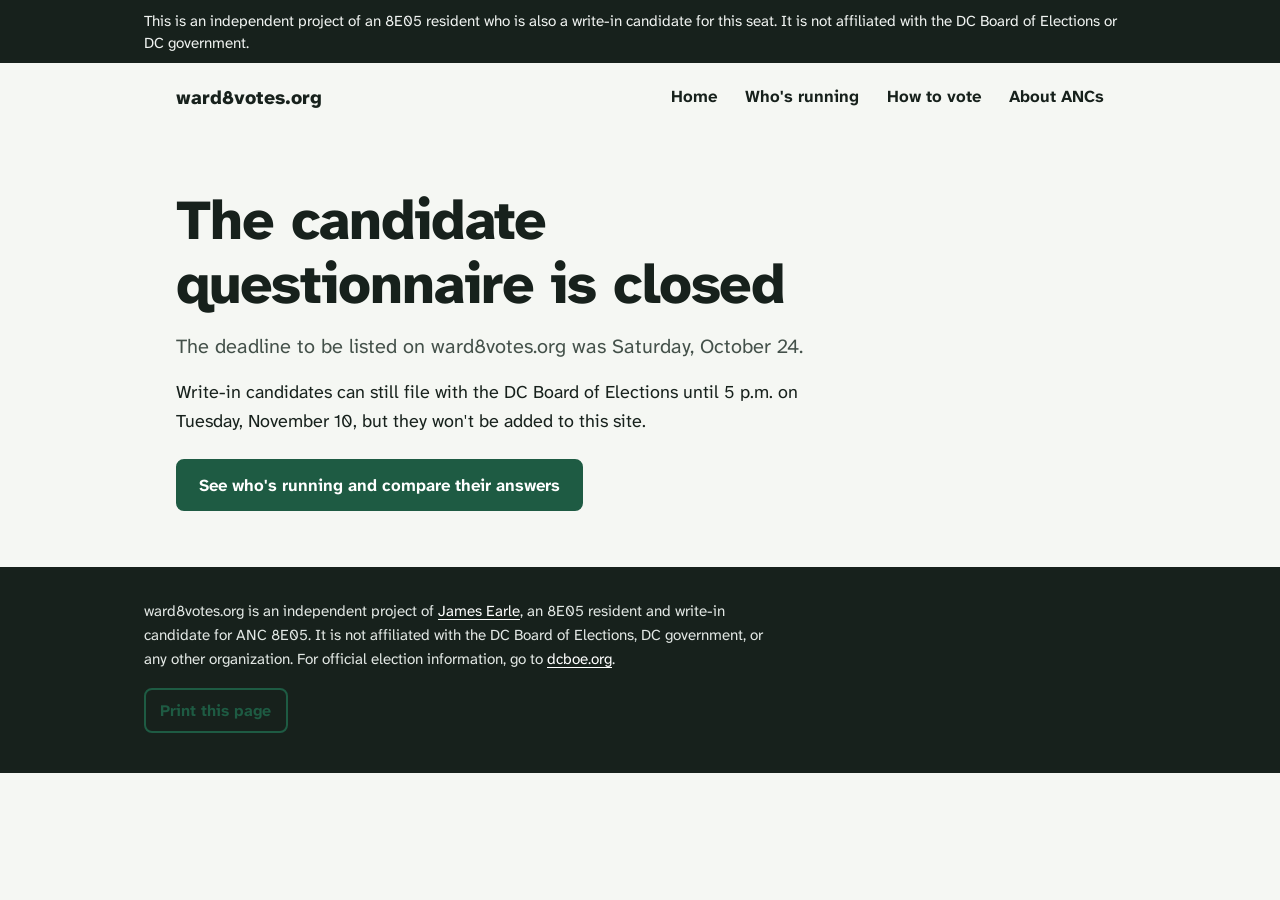
<file: declare.html>
<!doctype html>
<html lang="en">
<head>
  <meta charset="utf-8">
  <meta name="viewport" content="width=device-width, initial-scale=1">
  <title>Candidate questionnaire closed | ward8votes.org</title>
  <meta name="description" content="The ward8votes.org candidate questionnaire for SMD 8E05 closed on October 24. See who's running and compare their answers.">
  <link rel="preconnect" href="https://fonts.googleapis.com">
  <link rel="preconnect" href="https://fonts.gstatic.com" crossorigin>
  <link href="https://fonts.googleapis.com/css2?family=Atkinson+Hyperlegible+Next:wght@400;700;800&display=swap" rel="stylesheet">
  <script>document.documentElement.classList.add("js");</script>
  <link rel="stylesheet" href="styles.css">
</head>
<body id="top">
  <a class="skip-link" href="#main">Skip to main content</a>

  <div class="disclaimer" role="note">
    <p>This is an independent project of an 8E05 resident who is also a write-in candidate for this seat. It is not affiliated with the DC Board of Elections or DC government.</p>
  </div>

  <header class="site-header">
    <a class="wordmark" href="index.html">ward8votes.org</a>
    <button class="menu-toggle" type="button" aria-expanded="false" aria-controls="site-menu">
      <span class="bars" aria-hidden="true"></span>
      <span>Menu</span>
    </button>
    <nav class="site-nav" id="site-menu" aria-label="Main">
      <ul>
        <li><a href="index.html">Home</a></li>
        <li><a href="index.html#candidates">Who's running</a></li>
        <li><a href="index.html#vote">How to vote</a></li>
        <li><a href="about-ancs.html">About ANCs</a></li>
      </ul>
    </nav>
  </header>

  <main id="main" class="article">
    <h1>The candidate questionnaire is closed</h1>
    <p class="lede">The deadline to be listed on ward8votes.org was Saturday, October 24.</p>
    <p>Write-in candidates can still file with the DC Board of Elections until 5 p.m. on Tuesday, November 10, but they won't be added to this site.</p>
    <div class="actions">
      <a class="button" href="index.html#candidates">See who's running and compare their answers</a>
    </div>
  </main>

  <footer class="site-footer">
    <div>
      <p>ward8votes.org is an independent project of <a href="https://www.jamesearle.net/cv">James Earle</a>, an 8E05 resident and write-in candidate for ANC 8E05. It is not affiliated with the DC Board of Elections, DC government, or any other organization. For official election information, go to <a href="https://www.dcboe.org/">dcboe.org</a>.</p>
      <button class="print-button" type="button" onclick="window.print()">Print this page</button>
    </div>
  </footer>
  <script src="nav.js"></script>
</body>
</html>
</file>
<file: styles.css>
/* ward8votes.org — shared styles
   Palette: cool paper, deep Anacostia green, marigold marker.
   Type: Atkinson Hyperlegible Next (built for readability), Caveat only for handwriting on the ballot. */

:root {
  --paper: #f5f7f3;
  --surface: #ffffff;
  --ink: #17211c;
  --ink-2: #44514a;
  --green: #1e5b43;
  --green-dark: #154332;
  --green-tint: #e3eee8;
  --marigold: #f3b83a;
  --marigold-tint: #fdf1d4;
  --rule: #c9d3cd;

  --measure: 40rem;
  --wide: 62rem;
  --gutter: clamp(1rem, 4vw, 2rem);

  --font: "Atkinson Hyperlegible Next", "Atkinson Hyperlegible", system-ui, -apple-system, "Segoe UI", sans-serif;
  --hand: "Caveat", "Segoe Print", "Bradley Hand", cursive;
}

*, *::before, *::after { box-sizing: border-box; }

html { -webkit-text-size-adjust: 100%; scroll-behavior: smooth; }
@media (prefers-reduced-motion: reduce) { html { scroll-behavior: auto; } }

body {
  margin: 0;
  background: var(--paper);
  color: var(--ink);
  font-family: var(--font);
  font-size: 1.125rem;
  line-height: 1.6;
}

img { max-width: 100%; height: auto; }

a { color: var(--green); text-underline-offset: 0.18em; text-decoration-thickness: 0.08em; }
a:hover { color: var(--green-dark); text-decoration-thickness: 0.14em; }

:focus-visible { outline: 3px solid var(--marigold); outline-offset: 3px; border-radius: 2px; }

.skip-link {
  position: absolute; left: 1rem; top: -4rem;
  background: var(--ink); color: #fff; padding: 0.6rem 1rem; z-index: 10;
}
.skip-link:focus { top: 1rem; color: #fff; }

/* ---------- Disclaimer bar ---------- */
.disclaimer {
  background: var(--ink);
  color: #f0f3f1;
  font-size: 0.95rem;
  line-height: 1.45;
  padding: 0.6rem var(--gutter);
}
.disclaimer p { margin: 0 auto; max-width: var(--wide); }

/* ---------- Site header (same on every page) ---------- */
.site-header {
  position: relative;
  max-width: var(--wide);
  margin: 0 auto;
  padding: 0.9rem var(--gutter);
  display: flex; align-items: center; justify-content: space-between; gap: 1rem;
}
.wordmark { font-weight: 800; font-size: 1.2rem; color: var(--ink); text-decoration: none; }
.wordmark:hover { color: var(--green); }

.site-nav ul { list-style: none; margin: 0; padding: 0; display: flex; gap: 0.25rem 1.75rem; }
.site-nav li { margin: 0; }
.site-nav a {
  display: block; padding: 0.35rem 0;
  font-weight: 700; font-size: 1.05rem;
  color: var(--ink); text-decoration: none;
  border-bottom: 3px solid transparent;
}
.site-nav a:hover { color: var(--green); border-bottom-color: var(--rule); }
.site-nav a[aria-current="page"] { color: var(--green); border-bottom-color: var(--green); }

.menu-toggle { display: none; }

/* Small screens: the main menu collapses behind a Menu button (only when JavaScript is on,
   so the links stay visible if it isn't). */
@media (max-width: 43.99rem) {
  .js .menu-toggle {
    display: inline-flex; align-items: center; gap: 0.55rem;
    font: inherit; font-size: 1rem; font-weight: 700;
    color: var(--ink); background: var(--surface);
    border: 2px solid var(--ink); border-radius: 0.5rem;
    padding: 0.45rem 0.8rem; cursor: pointer;
  }
  .js .menu-toggle:hover { background: var(--green-tint); }
  .bars, .bars::before, .bars::after {
    display: block; width: 1.15rem; height: 2px; background: var(--ink);
    transition: transform 0.15s ease, background-color 0.15s ease;
  }
  .bars { position: relative; }
  .bars::before, .bars::after { content: ""; position: absolute; left: 0; }
  .bars::before { top: -6px; }
  .bars::after { top: 6px; }
  .menu-toggle[aria-expanded="true"] .bars { background: transparent; }
  .menu-toggle[aria-expanded="true"] .bars::before { transform: translateY(6px) rotate(45deg); }
  .menu-toggle[aria-expanded="true"] .bars::after { transform: translateY(-6px) rotate(-45deg); }

  .js .site-nav {
    display: none;
    position: absolute; z-index: 20;
    top: calc(100% - 0.25rem); left: var(--gutter); right: var(--gutter);
    background: var(--surface);
    border: 2px solid var(--ink); border-radius: 0.5rem;
    box-shadow: 0.35rem 0.35rem 0 var(--green);
  }
  .js .site-header.menu-open .site-nav { display: block; }
  .js .site-nav ul { flex-direction: column; gap: 0; }
  .js .site-nav li + li { border-top: 1px solid var(--rule); }
  .js .site-nav a { padding: 0.9rem 1.1rem; font-size: 1.15rem; border-bottom: 0; }
  .js .site-nav a[aria-current="page"] { background: var(--green-tint); box-shadow: inset 4px 0 0 var(--green); }
}
@media (prefers-reduced-motion: reduce) { .bars, .bars::before, .bars::after { transition: none; } }

/* ---------- On-this-page menu ---------- */
.page-nav { max-width: var(--wide); margin: 0 auto; padding: 0 var(--gutter); }
.page-nav ul {
  list-style: none; margin: 0; padding: 0.6rem 0;
  display: flex; flex-wrap: wrap; gap: 0.2rem 1.25rem;
  border-top: 1px solid var(--rule); border-bottom: 1px solid var(--rule);
  font-size: 0.95rem;
}
.page-nav li { margin: 0; }
.page-nav a { color: var(--ink-2); }
.page-nav a:hover { color: var(--green); }

/* ---------- Back to top ---------- */
.to-top {
  display: inline-block;
  margin-top: 1.75rem;
  font-size: 0.9rem;
  color: var(--ink-2);
  opacity: 0.7;
  text-decoration: none;
}
.to-top:hover, .to-top:focus-visible { opacity: 1; color: var(--green); text-decoration: underline; }

/* ---------- Layout ---------- */
main { display: block; }

.section {
  max-width: var(--wide);
  margin: 0 auto;
  padding: clamp(2.5rem, 7vw, 4.5rem) var(--gutter);
  border-top: 1px solid var(--rule);
}
.section > * { max-width: var(--measure); }
.section > .wide { max-width: none; }

h1, h2, h3 { line-height: 1.15; margin: 0 0 0.75rem; }
h1 { font-size: clamp(2.1rem, 6.4vw, 3.5rem); font-weight: 800; letter-spacing: -0.015em; }
h2 { font-size: clamp(1.6rem, 4vw, 2.1rem); font-weight: 800; letter-spacing: -0.01em; }
h3 { font-size: 1.25rem; font-weight: 700; margin-top: 2rem; }

p, ul, ol { margin: 0 0 1rem; }
li { margin-bottom: 0.4rem; }
li::marker { color: var(--green); font-weight: 700; }

.lede { font-size: 1.25rem; color: var(--ink-2); }
.small { font-size: 0.95rem; color: var(--ink-2); }

/* ---------- Hero ---------- */
.hero {
  max-width: var(--wide);
  margin: 0 auto;
  padding: clamp(2rem, 6vw, 4rem) var(--gutter) clamp(2.5rem, 7vw, 4.5rem);
  display: grid;
  gap: clamp(2rem, 5vw, 3.5rem);
  align-items: center;
}
@media (min-width: 52rem) {
  .hero { grid-template-columns: 1.15fr 1fr; }
}
.hero h1 { max-width: 16ch; }
.hero .lede { max-width: 34rem; }

.actions { display: flex; flex-wrap: wrap; gap: 0.75rem; margin-top: 1.5rem; }

.button {
  display: inline-block;
  padding: 0.85rem 1.3rem;
  border-radius: 0.5rem;
  border: 2px solid var(--green);
  font-weight: 700; font-size: 1.05rem; line-height: 1.2;
  text-decoration: none;
  background: var(--green); color: #fff;
}
.button:hover { background: var(--green-dark); border-color: var(--green-dark); color: #fff; }
.button.secondary { background: transparent; color: var(--green); }
.button.secondary:hover { background: var(--green-tint); color: var(--green-dark); }

/* The ballot: the one bold element on the page.
   Modeled on the real 2026 ANC-8E05 ballot section: gray header cell, heavy rule,
   white write-in cell with a small oval in its top-right corner. */
.ballot-figure {
  margin: 0;
  max-width: 28rem;
  width: 100%;
  justify-self: center;
}
.ballot {
  background: #fff;
  border: 2px solid #111;
  box-shadow: 0.5rem 0.5rem 0 var(--green);
  font-family: Arial, Helvetica, "Liberation Sans", sans-serif;
  color: #111;
}
.ballot-head {
  background: #c9c9c7;
  padding: 1.6rem 1rem 1.4rem;
  border-bottom: 6px solid #111;
}
.ballot-head p { margin: 0; font-size: clamp(1.05rem, 3.6vw, 1.3rem); line-height: 1.25; }
.ballot-head .ballot-office {
  font-size: clamp(2.1rem, 8vw, 2.7rem);
  line-height: 1.1;
  margin-bottom: 0.7rem;
}
.ballot-cell {
  position: relative;
  padding: 2.2rem 1rem 0.35rem;
}
.oval {
  position: absolute;
  top: 0.55rem; right: 0.9rem;
  width: 1.5rem; height: 0.95rem;
  border: 2px solid #111; border-radius: 50%;
}
.handwriting {
  display: inline-block;
  font-family: var(--hand);
  font-size: 2.5rem; line-height: 1.1;
  color: var(--green-dark);
  background: linear-gradient(transparent 58%, var(--marigold-tint) 58%, var(--marigold-tint) 92%, transparent 92%);
  padding: 0 0.2rem;
  margin-left: 0.25rem;
  white-space: nowrap;
  animation: write 1.6s 0.4s steps(22, end) both;
}
@keyframes write { from { clip-path: inset(0 100% 0 0); } to { clip-path: inset(0 0 0 0); } }
@media (prefers-reduced-motion: reduce) { .handwriting { animation: none; } }
.write-line {
  display: flex; justify-content: space-between; gap: 1rem;
  border-top: 2px solid #111;
  margin-right: 12%;
  padding-top: 0.15rem;
  font-size: clamp(0.95rem, 3.2vw, 1.1rem);
}
.ballot-notes { margin-top: 1.4rem; font-size: 1.05rem; line-height: 1.45; }
.ballot-notes p { margin: 0 0 0.5rem; }
.ballot-notes p:last-child { margin-bottom: 0; }

/* ---------- Key dates ---------- */
.dates {
  max-width: var(--wide); margin: 0 auto; padding: 0 var(--gutter) clamp(2.5rem, 6vw, 3.5rem);
}
.dates h2 { font-size: 1.3rem; }
.dates ol {
  list-style: none; padding: 0; margin: 0;
  display: grid; gap: 0.75rem;
  grid-template-columns: repeat(auto-fit, minmax(12.5rem, 1fr));
}
.dates li {
  margin: 0; padding: 0.8rem 1rem;
  background: var(--surface);
  border-left: 4px solid var(--green);
  line-height: 1.35;
}
.dates li.critical { border-left-color: var(--marigold); background: var(--marigold-tint); }
.dates strong { display: block; font-size: 1.05rem; }
.dates span { font-size: 0.95rem; color: var(--ink-2); }

/* ---------- Callouts ---------- */
.callout {
  background: var(--marigold-tint);
  border-left: 6px solid var(--marigold);
  padding: 1rem 1.25rem;
  margin: 1.5rem 0;
}
.callout h3 { margin-top: 0; }
.callout p:last-child { margin-bottom: 0; }

.note {
  background: var(--green-tint);
  padding: 1rem 1.25rem;
  margin: 1.5rem 0;
}
.note p:last-child { margin-bottom: 0; }

/* ---------- Steps ---------- */
.steps { padding-left: 1.4rem; }
.steps > li { padding-left: 0.3rem; margin-bottom: 1rem; }
.steps > li > strong { display: block; }

/* ---------- Map ---------- */
.map-figure { margin: 1.5rem 0; }
.map-figure img {
  display: block;
  width: 100%;
  height: auto;
  border: 1px solid var(--rule);
  background: var(--surface);
}
.map-figure figcaption { margin-top: 0.5rem; font-size: 0.95rem; color: var(--ink-2); }

/* ---------- Candidates ---------- */
.candidate-list {
  display: grid; gap: 1.25rem;
  grid-template-columns: repeat(auto-fill, minmax(17rem, 1fr));
  margin: 1.5rem 0 2.5rem;
}
.candidate {
  background: var(--surface);
  border: 1px solid var(--rule);
  border-top: 4px solid var(--green);
  padding: 1.25rem;
}
.candidate img {
  width: 6rem; height: 6rem; object-fit: cover; border-radius: 50%;
  display: block; margin-bottom: 0.75rem; background: var(--green-tint);
}
.candidate h3 { margin: 0 0 0.25rem; }
.write-as { font-size: 0.95rem; color: var(--ink-2); margin-bottom: 0.75rem; }
.write-as b { font-family: var(--hand); font-size: 1.5rem; font-weight: 700; color: var(--ink); }
.status {
  display: inline-block; font-size: 0.9rem; font-weight: 700;
  padding: 0.15rem 0.6rem; border-radius: 1rem; margin-bottom: 0.75rem;
}
.status.filed { background: var(--green-tint); color: var(--green-dark); }
.status.pending { background: var(--marigold-tint); color: #5c4310; }
.candidate .bio { font-size: 1rem; }
.candidate .contact { font-size: 0.95rem; margin: 0; overflow-wrap: anywhere; }

/* A candidate who asked to have their listing removed but is still running:
   quieter paper-toned box and muted text that still meets contrast guidelines. */
.candidate.is-removed {
  background: #eef1ee;
  border-color: var(--rule);
  border-top-color: var(--rule);
  color: #5f6b65;
}
.candidate.is-removed h3,
.candidate.is-removed .write-as,
.candidate.is-removed .write-as b,
.candidate.is-removed .bio,
.candidate.is-removed .contact { color: #5f6b65; }
.candidate.is-removed .bio { font-style: italic; }
.candidate.is-removed .status { background: var(--rule); color: #3f4a44; }
.compare .answer.is-removed .who,
.compare .answer.is-removed p { color: #5f6b65; }
.compare .answer.is-removed p { font-style: italic; }

.empty-state {
  background: var(--surface);
  border: 2px dashed var(--rule);
  padding: 1.5rem;
  margin: 1.5rem 0;
}
.empty-state p:last-child { margin-bottom: 0; }

.compare { margin-top: 1rem; }
.compare details {
  background: var(--surface);
  border: 1px solid var(--rule);
  margin-bottom: 0.75rem;
}
.compare summary {
  cursor: pointer; padding: 1rem 1.25rem;
  font-weight: 700; line-height: 1.4;
}
.compare summary:hover { background: var(--green-tint); }
.compare .answers { padding: 0 1.25rem 0.5rem; }
.compare .answer { border-top: 1px solid var(--rule); padding: 0.9rem 0; }
.compare .answer p { margin: 0.25rem 0 0; white-space: pre-line; }
.compare .who { font-weight: 700; color: var(--green-dark); }

/* ---------- Article page (about-ancs) ---------- */
.article { max-width: var(--wide); margin: 0 auto; padding: clamp(2rem, 6vw, 3.5rem) var(--gutter); }
.article > * { max-width: var(--measure); }
.article > section { max-width: none; }
.article section > * { max-width: var(--measure); }
.article section > .table-wrap { max-width: var(--wide); }
.article h2 { margin-top: 3rem; }
.article table { border-collapse: collapse; width: 100%; max-width: var(--wide); margin: 1rem 0 1.5rem; background: var(--surface); font-size: 1rem; }
.article th, .article td { text-align: left; vertical-align: top; padding: 0.7rem 0.9rem; border: 1px solid var(--rule); }
.article th { background: var(--green-tint); }
.table-wrap { max-width: var(--wide); overflow-x: auto; }

/* ---------- Form page ---------- */
.form-frame {
  width: 100%; max-width: var(--measure); min-height: 1800px;
  border: 1px solid var(--rule); background: var(--surface);
}

/* ---------- Footer ---------- */
.site-footer {
  background: var(--ink); color: #e3e8e5;
  padding: 2rem var(--gutter) 2.5rem;
  font-size: 0.95rem;
}
.site-footer > div { max-width: var(--wide); margin: 0 auto; }
.site-footer a { color: #fff; }
.site-footer p { max-width: var(--measure); }

.print-button {
  font: inherit; font-size: 1rem; font-weight: 700;
  background: transparent; color: var(--green);
  border: 2px solid var(--green); border-radius: 0.5rem;
  padding: 0.5rem 0.9rem; cursor: pointer;
}
.print-button:hover { background: var(--green-tint); }

/* ---------- Print ---------- */
@media print {
  body { background: #fff; font-size: 11pt; }
  .skip-link, .site-nav, .menu-toggle, .page-nav, .to-top, .actions, .print-button, .form-frame { display: none !important; }
  .disclaimer, .site-footer { background: #fff; color: #000; border: 1px solid #000; }
  .site-footer a, .disclaimer a { color: #000; }
  .section { border-top: 1px solid #999; padding: 1.2rem 0; }
  .hero { padding: 1rem 0; grid-template-columns: 1fr 1fr; }
  .ballot { box-shadow: none; }
  .ballot-head { -webkit-print-color-adjust: exact; print-color-adjust: exact; }
  .handwriting { animation: none; }
  .compare details { break-inside: avoid; }
  .compare details > *:not(summary) { display: block; }
  .candidate, .dates li, .callout { break-inside: avoid; }
  a[href^="http"]::after { content: " (" attr(href) ")"; font-size: 0.85em; word-break: break-all; }
}
</file>
